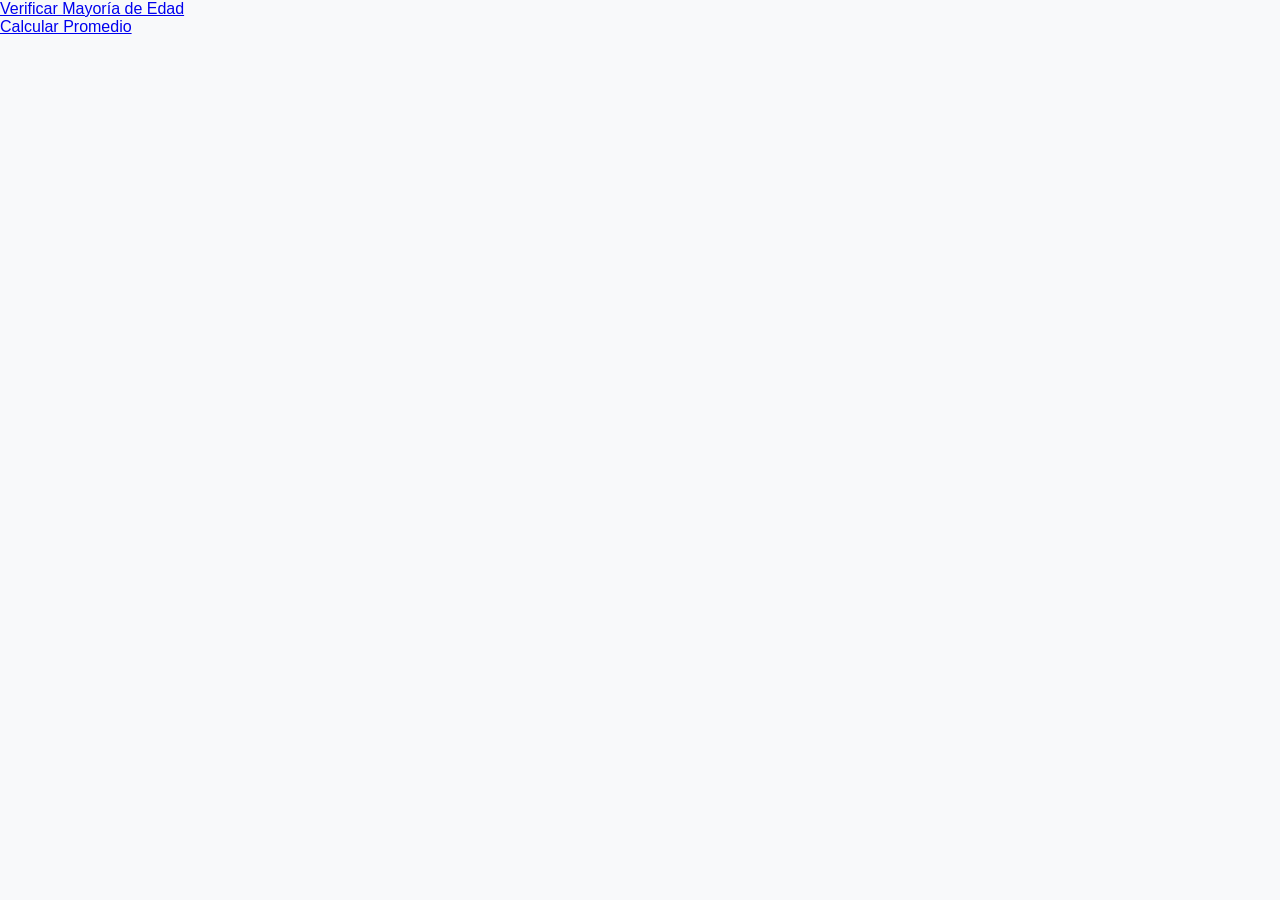
<file: index.html>
<!DOCTYPE html>
<html lang="es">
<head>
    <meta charset="UTF-8">
    <meta name="viewport" content="width=device-width, initial-scale=1.0">
    <title>Landing Page - Elegancia y Colores</title>
    <link rel="stylesheet" href="./assets/styles.css">
</head>
<body>
    <nav>
        <ul>
            <li>
                <a href="/davidromanl.htm">Verificar Mayoría de Edad</a>
            </li>
            <li>
                <a href="/javopelu.html">Calcular Promedio</a>
            </li>
        </ul>
    </nav>
</body>
</html>
</file>
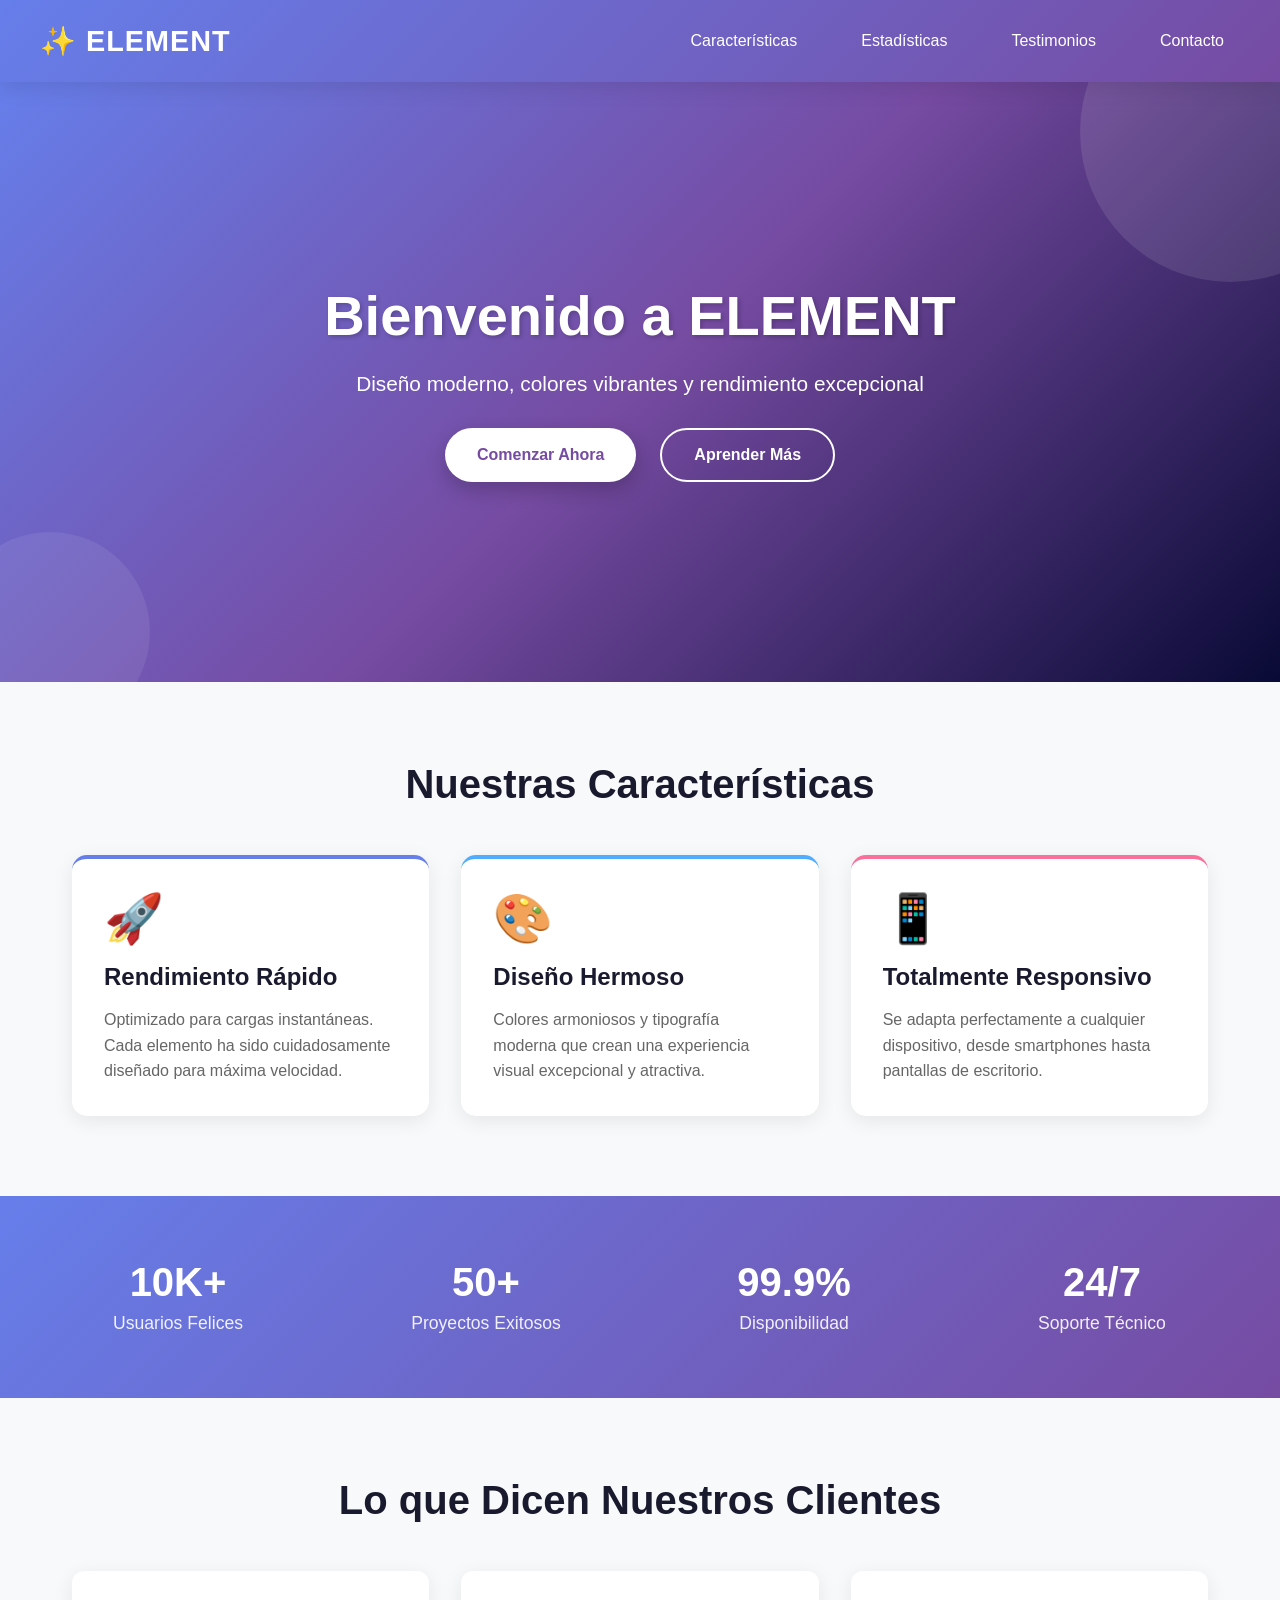
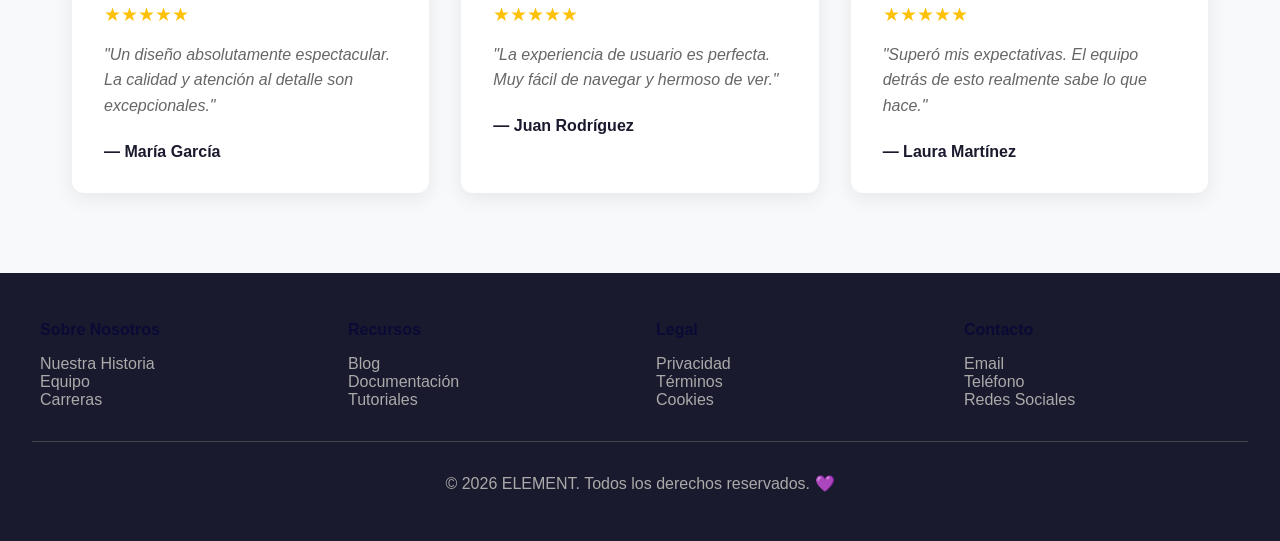
<file: assents/index.html>
<!DOCTYPE html>
<html lang="es">
<head>
    <meta charset="UTF-8">
    <meta name="viewport" content="width=device-width, initial-scale=1.0">
    <title>Landing Page - Elegancia y Colores</title>
    <style>
        * {
            margin: 0;
            padding: 0;
            box-sizing: border-box;
        }

        :root {
            --primary-color: #667eea;
            --secondary-color: #764ba2;
            --accent-color: #090a35;
            --success-color: #4facfe;
            --warning-color: #fa709a;
            --dark-bg: #0f0c29;
            --light-text: #ffffff;
            --text-dark: #1a1a2e;
        }

        body {
            font-family: 'Segoe UI', Tahoma, Geneva, Verdana, sans-serif;
            overflow-x: hidden;
            background: #f8f9fa;
        }

        /* Header y Navegación */
        header {
            background: linear-gradient(135deg, var(--primary-color) 0%, var(--secondary-color) 100%);
            padding: 1.5rem 2rem;
            position: sticky;
            top: 0;
            z-index: 100;
            box-shadow: 0 5px 20px rgba(0,0,0,0.1);
        }

        nav {
            max-width: 1200px;
            margin: 0 auto;
            display: flex;
            justify-content: space-between;
            align-items: center;
        }

        .logo {
            font-size: 1.8rem;
            font-weight: 700;
            color: var(--light-text);
            letter-spacing: 1px;
        }

        .nav-links {
            display: flex;
            gap: 2rem;
            list-style: none;
        }

        .nav-links a {
            color: var(--light-text);
            text-decoration: none;
            font-weight: 500;
            transition: all 0.3s ease;
            padding: 0.5rem 1rem;
            border-radius: 5px;
        }

        .nav-links a:hover {
            background: rgba(255,255,255,0.2);
            transform: translateY(-2px);
        }

        /* Hero Section */
        .hero {
            background: linear-gradient(135deg, var(--primary-color) 0%, var(--secondary-color) 50%, var(--accent-color) 100%);
            color: var(--light-text);
            padding: 6rem 2rem;
            text-align: center;
            min-height: 600px;
            display: flex;
            align-items: center;
            justify-content: center;
            position: relative;
            overflow: hidden;
        }

        .hero::before {
            content: '';
            position: absolute;
            width: 300px;
            height: 300px;
            background: rgba(255,255,255,0.1);
            border-radius: 50%;
            top: -100px;
            right: -100px;
            animation: float 6s ease-in-out infinite;
        }

        .hero::after {
            content: '';
            position: absolute;
            width: 200px;
            height: 200px;
            background: rgba(255,255,255,0.08);
            border-radius: 50%;
            bottom: -50px;
            left: -50px;
            animation: float 8s ease-in-out infinite reverse;
        }

        @keyframes float {
            0%, 100% { transform: translateY(0px); }
            50% { transform: translateY(30px); }
        }

        .hero-content {
            max-width: 800px;
            z-index: 1;
            position: relative;
        }

        .hero h1 {
            font-size: 3.5rem;
            margin-bottom: 1.5rem;
            font-weight: 800;
            text-shadow: 2px 2px 4px rgba(0,0,0,0.2);
            animation: slideDown 0.8s ease;
        }

        .hero p {
            font-size: 1.3rem;
            margin-bottom: 2rem;
            opacity: 0.95;
            animation: slideUp 0.8s ease 0.2s both;
        }

        @keyframes slideDown {
            from {
                opacity: 0;
                transform: translateY(-30px);
            }
            to {
                opacity: 1;
                transform: translateY(0);
            }
        }

        @keyframes slideUp {
            from {
                opacity: 0;
                transform: translateY(30px);
            }
            to {
                opacity: 1;
                transform: translateY(0);
            }
        }

        .cta-buttons {
            display: flex;
            gap: 1.5rem;
            justify-content: center;
            flex-wrap: wrap;
            animation: slideUp 0.8s ease 0.4s both;
        }

        .btn {
            padding: 1rem 2rem;
            font-size: 1rem;
            font-weight: 600;
            border: none;
            border-radius: 50px;
            cursor: pointer;
            transition: all 0.3s ease;
            text-decoration: none;
            display: inline-block;
        }

        .btn-primary {
            background: var(--light-text);
            color: var(--secondary-color);
            box-shadow: 0 8px 20px rgba(0,0,0,0.2);
        }

        .btn-primary:hover {
            transform: translateY(-3px);
            box-shadow: 0 12px 30px rgba(0,0,0,0.3);
        }

        .btn-secondary {
            background: transparent;
            color: var(--light-text);
            border: 2px solid var(--light-text);
        }

        .btn-secondary:hover {
            background: rgba(255,255,255,0.1);
            transform: translateY(-3px);
        }

        /* Features Section */
        .features {
            padding: 5rem 2rem;
            max-width: 1200px;
            margin: 0 auto;
        }

        .section-title {
            text-align: center;
            font-size: 2.5rem;
            margin-bottom: 3rem;
            color: var(--text-dark);
            font-weight: 700;
        }

        .features-grid {
            display: grid;
            grid-template-columns: repeat(auto-fit, minmax(280px, 1fr));
            gap: 2rem;
        }

        .feature-card {
            background: white;
            padding: 2rem;
            border-radius: 15px;
            box-shadow: 0 5px 20px rgba(0,0,0,0.08);
            transition: all 0.3s ease;
            border-top: 4px solid;
            position: relative;
            overflow: hidden;
        }

        .feature-card:nth-child(1) {
            border-top-color: var(--primary-color);
        }

        .feature-card:nth-child(2) {
            border-top-color: var(--success-color);
        }

        .feature-card:nth-child(3) {
            border-top-color: var(--warning-color);
        }

        .feature-card::before {
            content: '';
            position: absolute;
            top: 0;
            left: 0;
            width: 100%;
            height: 100%;
            background: linear-gradient(135deg, rgba(102, 126, 234, 0.05), transparent);
            opacity: 0;
            transition: opacity 0.3s ease;
        }

        .feature-card:hover {
            transform: translateY(-10px);
            box-shadow: 0 15px 40px rgba(0,0,0,0.15);
        }

        .feature-card:hover::before {
            opacity: 1;
        }

        .feature-icon {
            font-size: 3rem;
            margin-bottom: 1rem;
            display: inline-block;
        }

        .feature-card h3 {
            color: var(--text-dark);
            margin-bottom: 1rem;
            font-size: 1.5rem;
        }

        .feature-card p {
            color: #666;
            line-height: 1.6;
        }

        /* Stats Section */
        .stats {
            background: linear-gradient(135deg, var(--primary-color) 0%, var(--secondary-color) 100%);
            padding: 4rem 2rem;
            color: white;
            text-align: center;
        }

        .stats-container {
            max-width: 1200px;
            margin: 0 auto;
            display: grid;
            grid-template-columns: repeat(auto-fit, minmax(200px, 1fr));
            gap: 2rem;
        }

        .stat-item h4 {
            font-size: 2.5rem;
            margin-bottom: 0.5rem;
        }

        .stat-item p {
            opacity: 0.9;
            font-size: 1.1rem;
        }

        /* Testimonials Section */
        .testimonials {
            padding: 5rem 2rem;
            max-width: 1200px;
            margin: 0 auto;
            background: #f8f9fa;
        }

        .testimonials-grid {
            display: grid;
            grid-template-columns: repeat(auto-fit, minmax(300px, 1fr));
            gap: 2rem;
            margin-top: 3rem;
        }

        .testimonial-card {
            background: white;
            padding: 2rem;
            border-radius: 12px;
            box-shadow: 0 5px 20px rgba(0,0,0,0.08);
            transition: all 0.3s ease;
        }

        .testimonial-card:hover {
            transform: translateY(-5px);
            box-shadow: 0 10px 30px rgba(0,0,0,0.12);
        }

        .stars {
            color: #ffc107;
            margin-bottom: 1rem;
            font-size: 1.2rem;
        }

        .testimonial-text {
            color: #666;
            margin-bottom: 1.5rem;
            line-height: 1.6;
            font-style: italic;
        }

        .testimonial-author {
            font-weight: 600;
            color: var(--text-dark);
        }

        /* Footer */
        footer {
            background: var(--text-dark);
            color: var(--light-text);
            padding: 3rem 2rem;
            text-align: center;
        }

        .footer-content {
            max-width: 1200px;
            margin: 0 auto;
            display: grid;
            grid-template-columns: repeat(auto-fit, minmax(200px, 1fr));
            gap: 2rem;
            margin-bottom: 2rem;
            text-align: left;
        }

        .footer-section h4 {
            margin-bottom: 1rem;
            color: var(--accent-color);
        }

        .footer-section ul {
            list-style: none;
        }

        .footer-section a {
            color: #aaa;
            text-decoration: none;
            transition: color 0.3s ease;
        }

        .footer-section a:hover {
            color: var(--accent-color);
        }

        .footer-bottom {
            border-top: 1px solid #444;
            padding-top: 2rem;
            text-align: center;
            color: #aaa;
        }

        /* Responsive */
        @media (max-width: 768px) {
            .nav-links {
                gap: 1rem;
            }

            .hero h1 {
                font-size: 2rem;
            }

            .hero p {
                font-size: 1rem;
            }

            .cta-buttons {
                flex-direction: column;
            }

            .btn {
                width: 100%;
            }

            .section-title {
                font-size: 2rem;
            }

            .stats-container {
                grid-template-columns: repeat(2, 1fr);
            }
        }

        /* Scroll smooth */
        html {
            scroll-behavior: smooth;
        }
    </style>
</head>
<body>
    <!-- Header -->
    <header>
        <nav>
            <div class="logo">✨ ELEMENT</div>
            <ul class="nav-links">
                <li><a href="#features">Características</a></li>
                <li><a href="#stats">Estadísticas</a></li>
                <li><a href="#testimonials">Testimonios</a></li>
                <li><a href="#footer">Contacto</a></li>
            </ul>
        </nav>
    </header>

    <!-- Hero Section -->
    <section class="hero">
        <div class="hero-content">
            <h1>Bienvenido a ELEMENT</h1>
            <p>Diseño moderno, colores vibrantes y rendimiento excepcional</p>
            <div class="cta-buttons">
                <button class="btn btn-primary">Comenzar Ahora</button>
                <button class="btn btn-secondary">Aprender Más</button>
            </div>
        </div>
    </section>

    <!-- Features Section -->
    <section class="features" id="features">
        <h2 class="section-title">Nuestras Características</h2>
        <div class="features-grid">
            <div class="feature-card">
                <div class="feature-icon">🚀</div>
                <h3>Rendimiento Rápido</h3>
                <p>Optimizado para cargas instantáneas. Cada elemento ha sido cuidadosamente diseñado para máxima velocidad.</p>
            </div>
            <div class="feature-card">
                <div class="feature-icon">🎨</div>
                <h3>Diseño Hermoso</h3>
                <p>Colores armoniosos y tipografía moderna que crean una experiencia visual excepcional y atractiva.</p>
            </div>
            <div class="feature-card">
                <div class="feature-icon">📱</div>
                <h3>Totalmente Responsivo</h3>
                <p>Se adapta perfectamente a cualquier dispositivo, desde smartphones hasta pantallas de escritorio.</p>
            </div>
        </div>
    </section>

    <!-- Stats Section -->
    <section class="stats" id="stats">
        <div class="stats-container">
            <div class="stat-item">
                <h4>10K+</h4>
                <p>Usuarios Felices</p>
            </div>
            <div class="stat-item">
                <h4>50+</h4>
                <p>Proyectos Exitosos</p>
            </div>
            <div class="stat-item">
                <h4>99.9%</h4>
                <p>Disponibilidad</p>
            </div>
            <div class="stat-item">
                <h4>24/7</h4>
                <p>Soporte Técnico</p>
            </div>
        </div>
    </section>

    <!-- Testimonials Section -->
    <section class="testimonials" id="testimonials">
        <h2 class="section-title">Lo que Dicen Nuestros Clientes</h2>
        <div class="testimonials-grid">
            <div class="testimonial-card">
                <div class="stars">★★★★★</div>
                <p class="testimonial-text">"Un diseño absolutamente espectacular. La calidad y atención al detalle son excepcionales."</p>
                <p class="testimonial-author">— María García</p>
            </div>
            <div class="testimonial-card">
                <div class="stars">★★★★★</div>
                <p class="testimonial-text">"La experiencia de usuario es perfecta. Muy fácil de navegar y hermoso de ver."</p>
                <p class="testimonial-author">— Juan Rodríguez</p>
            </div>
            <div class="testimonial-card">
                <div class="stars">★★★★★</div>
                <p class="testimonial-text">"Superó mis expectativas. El equipo detrás de esto realmente sabe lo que hace."</p>
                <p class="testimonial-author">— Laura Martínez</p>
            </div>
        </div>
    </section>

    <!-- Footer -->
    <footer id="footer">
        <div class="footer-content">
            <div class="footer-section">
                <h4>Sobre Nosotros</h4>
                <ul>
                    <li><a href="#">Nuestra Historia</a></li>
                    <li><a href="#">Equipo</a></li>
                    <li><a href="#">Carreras</a></li>
                </ul>
            </div>
            <div class="footer-section">
                <h4>Recursos</h4>
                <ul>
                    <li><a href="#">Blog</a></li>
                    <li><a href="#">Documentación</a></li>
                    <li><a href="#">Tutoriales</a></li>
                </ul>
            </div>
            <div class="footer-section">
                <h4>Legal</h4>
                <ul>
                    <li><a href="#">Privacidad</a></li>
                    <li><a href="#">Términos</a></li>
                    <li><a href="#">Cookies</a></li>
                </ul>
            </div>
            <div class="footer-section">
                <h4>Contacto</h4>
                <ul>
                    <li><a href="#">Email</a></li>
                    <li><a href="#">Teléfono</a></li>
                    <li><a href="#">Redes Sociales</a></li>
                </ul>
            </div>
        </div>
        <div class="footer-bottom">
            <p>&copy; 2026 ELEMENT. Todos los derechos reservados. 💜</p>
        </div>
    </footer>
</body>
</html>
</file>
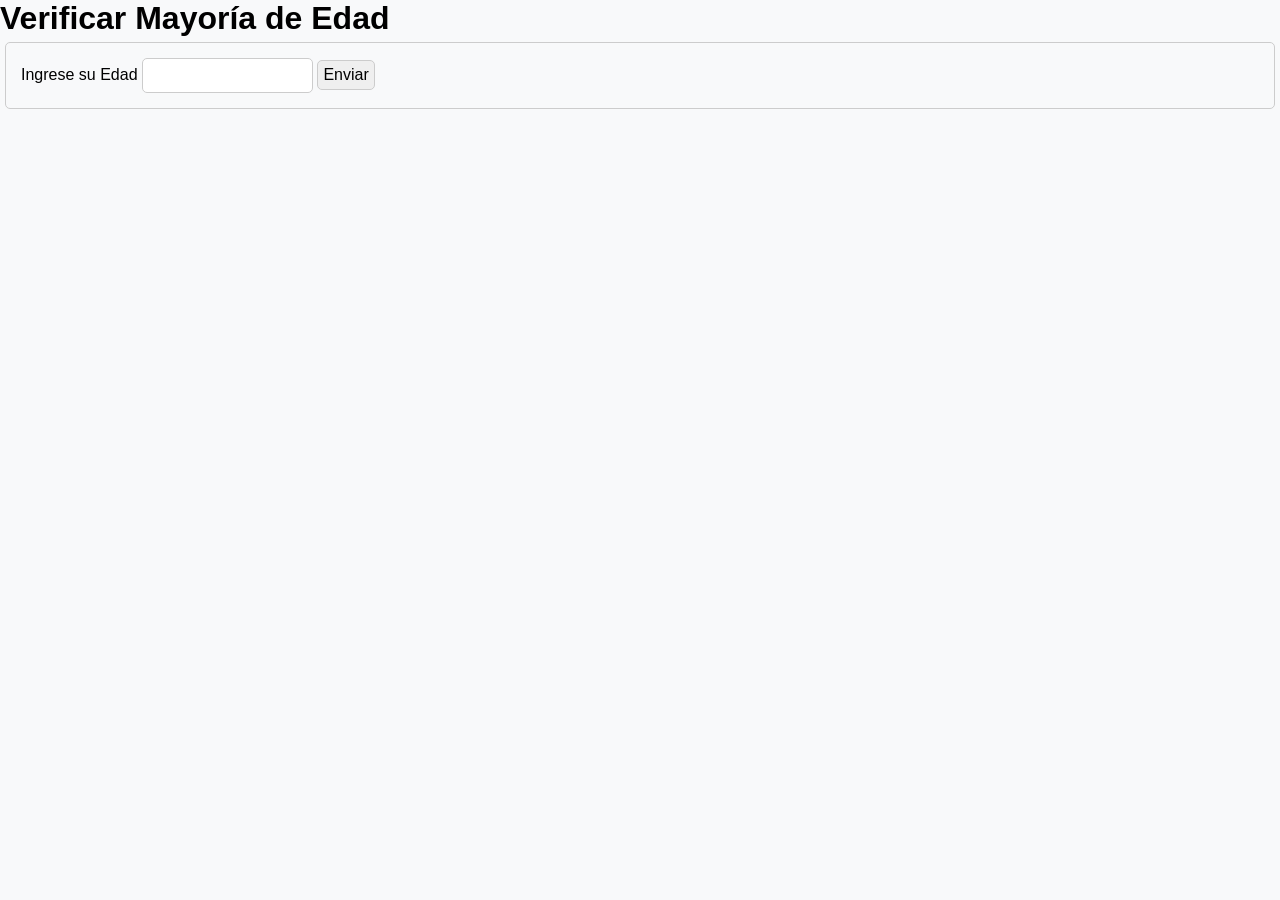
<file: davidromanl.htm>
<!DOCTYPE html>
<html lang="es">
<head>
    <meta charset="UTF-8">
    <meta name="viewport" content="width=device-width, initial-scale=1.0">
    <title>Pagina del Profe</title>
    <link rel="stylesheet" href="assets/styles.css">
    <script src="./assets/scripts.js"></script>
</head>
<body>
    <h1>Verificar Mayoría de Edad</h1>
    <div class="card">
        <label for="edad">Ingrese su Edad</label>
        <input id="edad" type="number">
        <button onclick="validarEdad()">Enviar</button>
    </div>
</body>
</html>
</file>
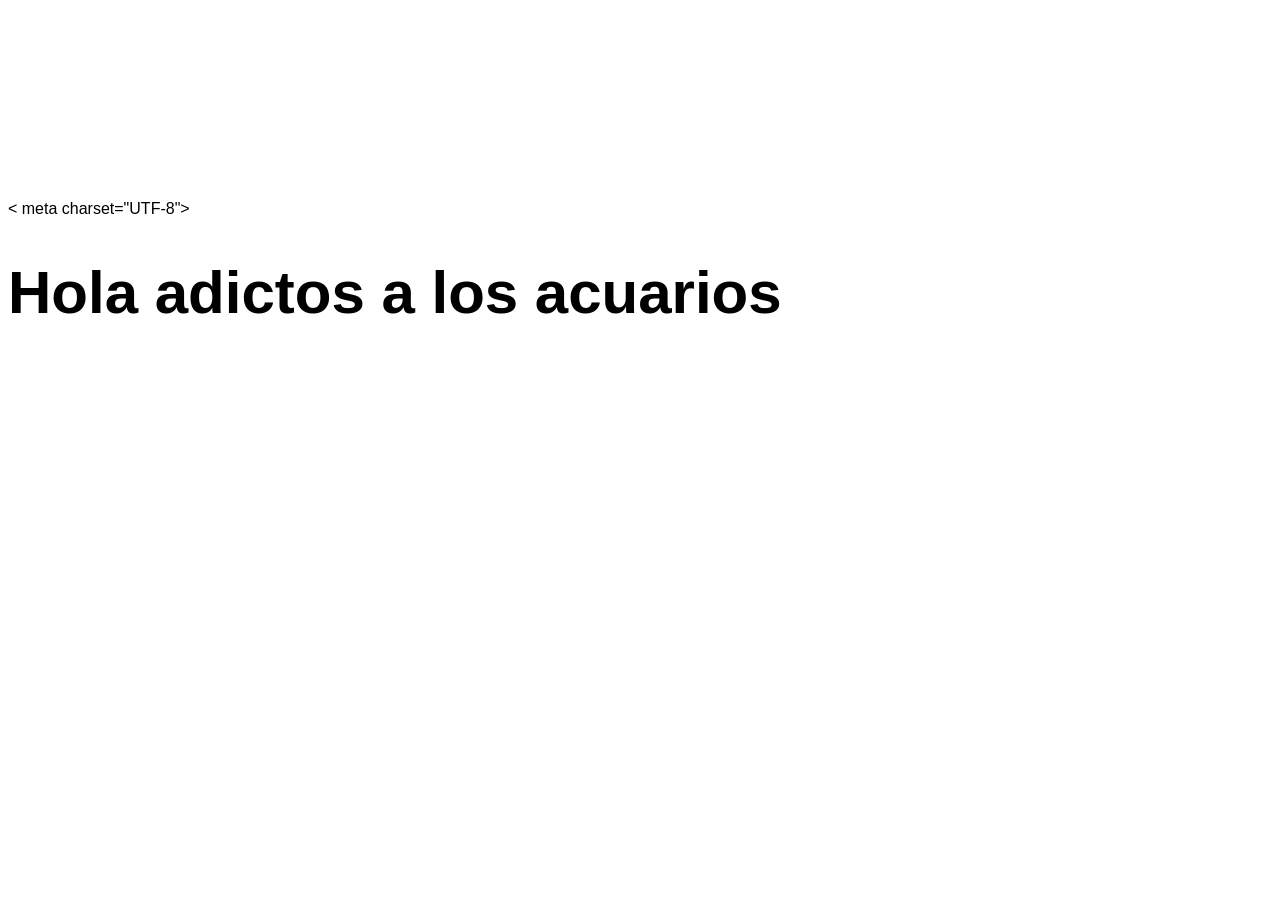
<file: James.htm>
<DOCTYPE html>
<html lamg="es">
<head>
     < meta charset="UTF-8">
     <title>Acuarios</title>

  <style>
       body{
         backgroud-color: #001f3f;
         color: blue
         text-aling: center;
         font-family: Arial;
         margin-top: 200px;
        
       }
    h1{
      font-size: 60px
    }
  </style>
  </head>

  <body>
      <h1> Hola adictos a los acuarios
   </h1>
    
  </body>
  </html>
</file>
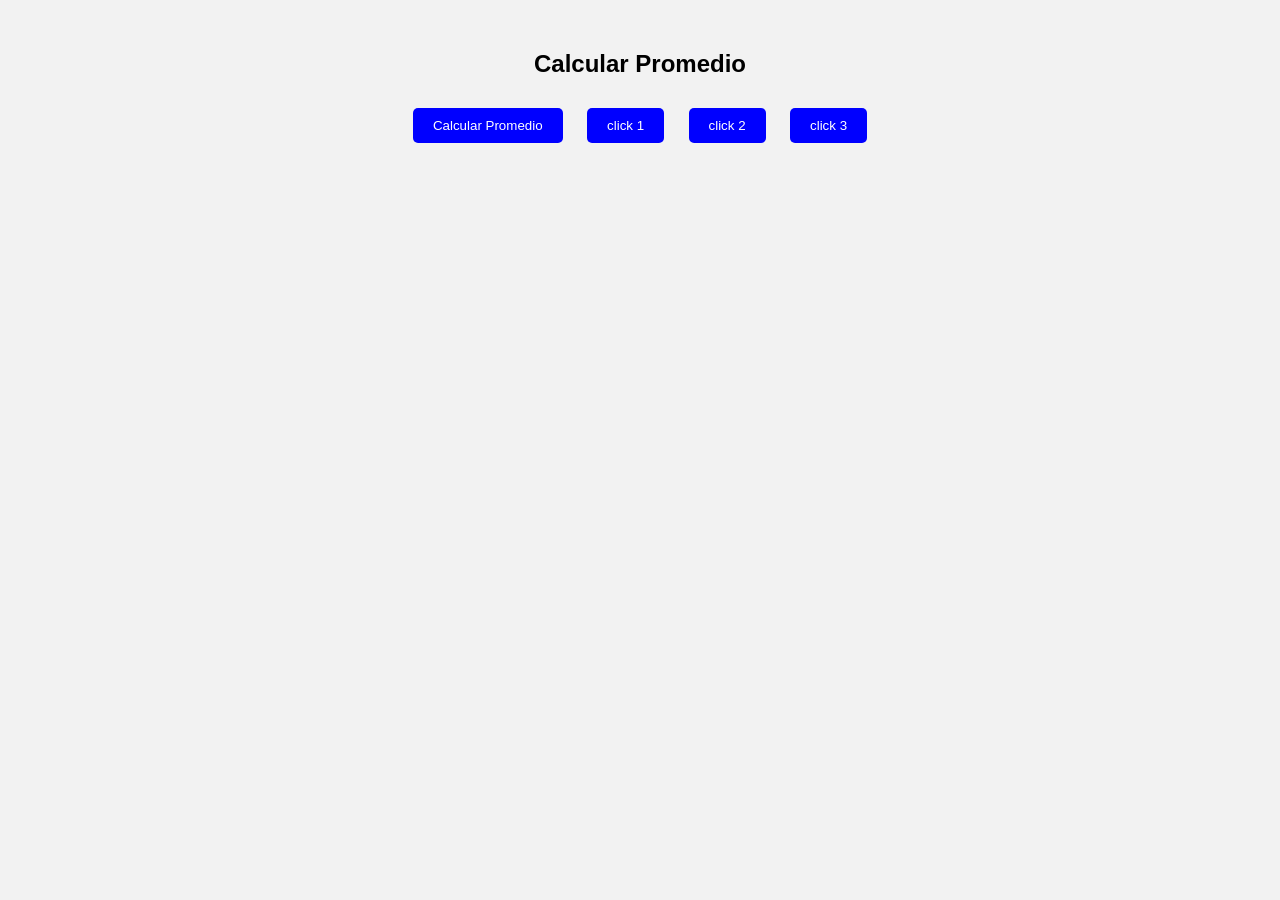
<file: javopelu.html>
<!DOCTYPE html>
<html lang="es">
<head>
  <meta charset="UTF-8">
  <title>Pagina de JavoPelu</title>

  <style>

    body {
      font-family: Arial;
      text-align: center;
      background: #f2f2f2;
      margin-top: 50px;
    }

    button {
      background: blue;
      color: white;
      border: none;
      padding: 10px 20px;
      margin: 10px;
      border-radius: 5px;
      cursor: pointer;
    }

    button:hover {
      background: darkblue;
    }

  </style>
  
</head>
<body>

    <h2>Calcular Promedio</h2>

    <button onclick="calcularPromedio()">Calcular Promedio</button>

  <script>
    function calcularPromedio() {
    
    let nota1 = parseFloat(prompt("Ingrese la Nota 1"));
    let nota2 = parseFloat(prompt("Ingrese la Nota 2"));
    let nota3 = parseFloat(prompt("Ingrese la Nota 3"));
    
    let promedio = (nota1 + nota2 + nota3) / 3;


    alert("Su promedio es: " + promedio);
    }

  </script>


<button onclick="saludar1()">click 1</button>

<script>
  function saludar1() {
    alert("Ahora en el click 2");
  }
</script>

<button onclick="saludar2()">click 2</button>

<script>
  function saludar2() {
    alert("Ahora en el click 3");
  }
</script>

<button onclick="saludar3()">click 3</button>

<script>
  function saludar3() {
    alert("Ahora en el click 1");
  }
</script>

</body>
</html>
</file>
<file: assets/styles.css>
* {
    margin: 0;
    padding: 0;
    box-sizing: border-box;
}

body {
    font-family: 'Segoe UI', Tahoma, Geneva, Verdana, sans-serif;
    overflow-x: hidden;
    background: #f8f9fa;
}

.card {
    padding: 15px;
    border: 1px solid #CCC;
    margin: 5px;
    border-radius: 5px;

}

.card input {
    border-radius: 5px;
    border: 1px solid #CCC;
    height: 35px;
}

.card button {
    font-size: 1rem;
    padding: 5px;
    border-radius: 5px;
    border: 1px solid #CCC;
}
</file>
